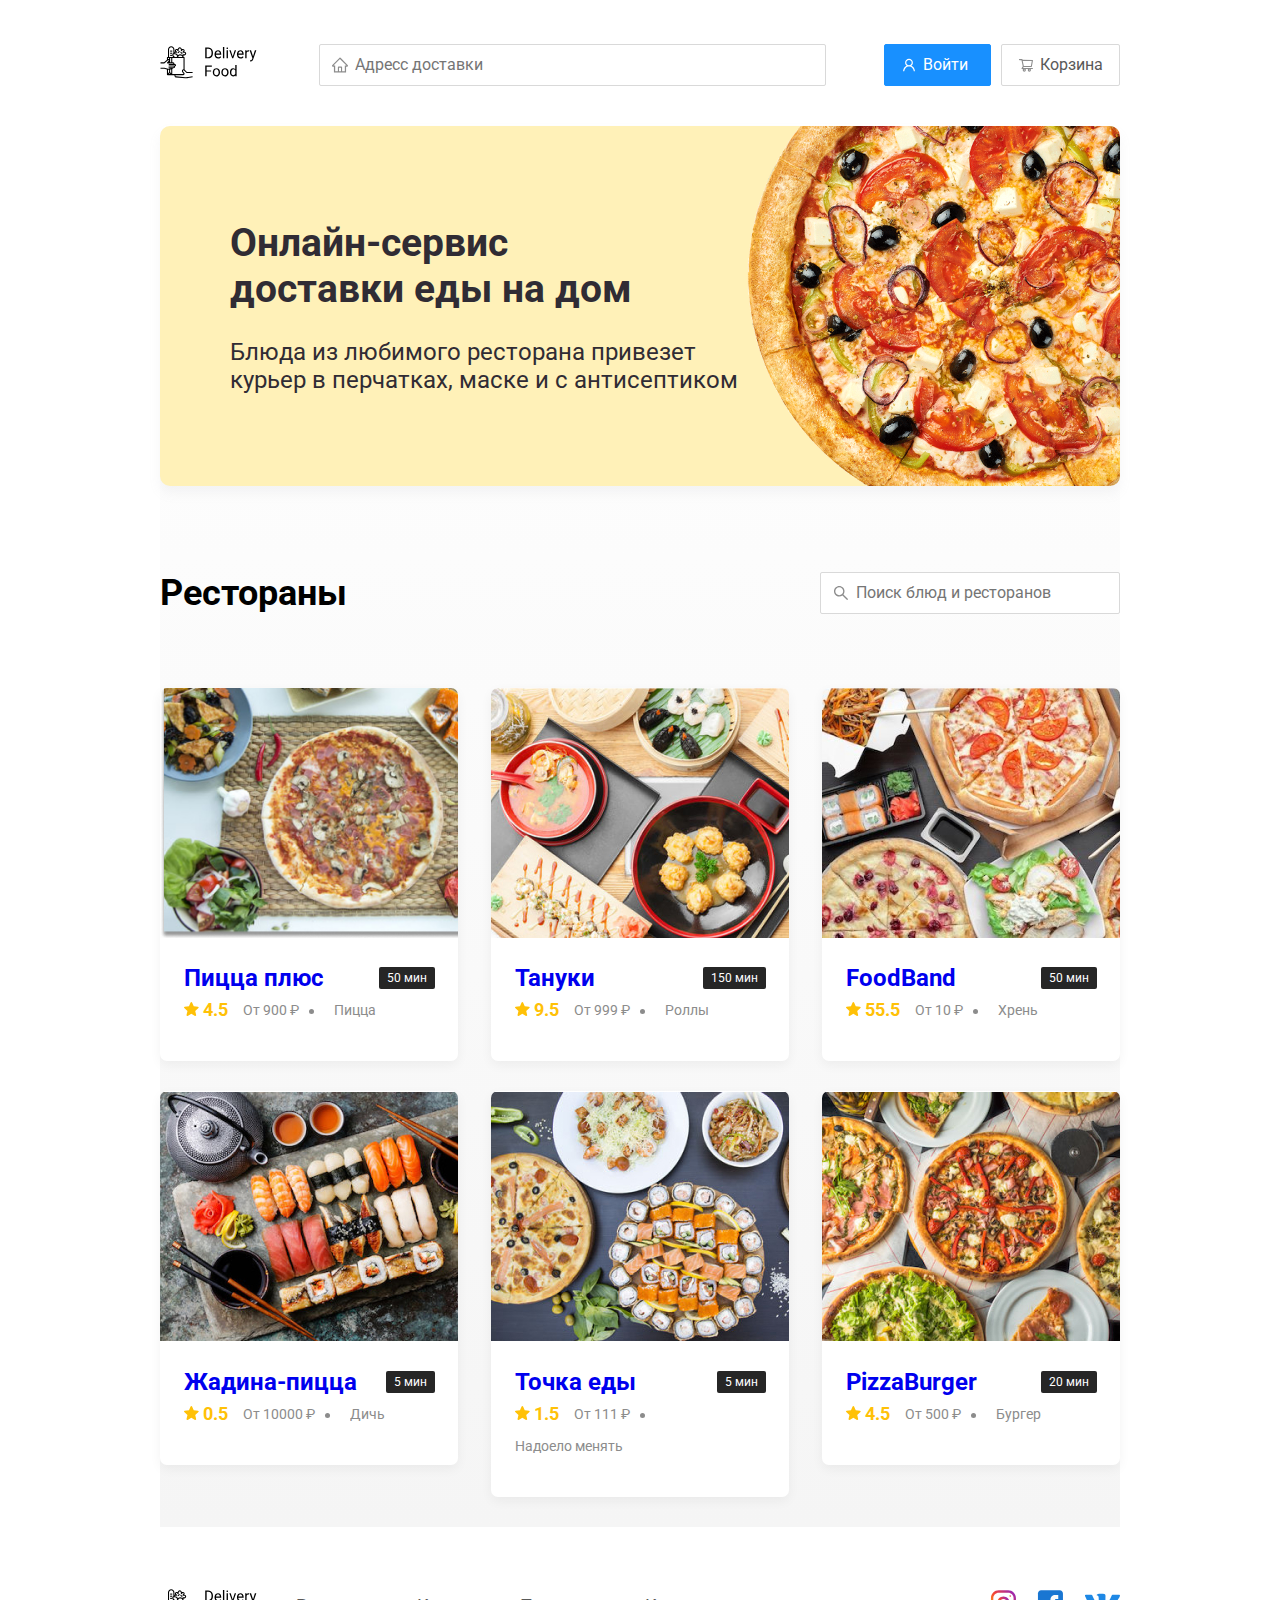
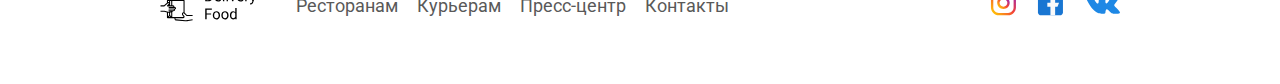
<file: index.html>
<!DOCTYPE html>
<html lang="ru">
<head>
    <meta charset="UTF-8">
    <meta name="viewport" content="width=device-width, initial-scale=1.0">
    <title>Delivery Food - доставка еды на дом</title>
    <link href="https://fonts.googleapis.com/css2?family=Roboto:wght@400;700&display=swap" rel="stylesheet">
    <link rel="stylesheet" href="css/normalize.css">
    <link rel="stylesheet" href="css/animate.css">
    <link rel="stylesheet" href="css/style.css">
</head>
    <body>
        <!-- Шапка сайта -->
    <div class="container">
        <header class="header">
            <!-- Логотип -->
            <a href="index.html" class="logo animated heartBeat delay-1s">
                <img src="img\logo.svg" alt="Logo" class="logo">
            </a>
            <!-- Поле поиска -->
            <input type="text" class="input input-adress" placeholder="Адресс доставки">
            <div class="buttons">
                <button class="button button-primary">
                    <img src="/img/user.svg" alt="user" class="button-icon">
                    <span class="button-icon">Войти</span>
                </button>
                <button class="button">
                    <img src="img/shopping-card.svg" alt="shopping card" class="button-icon">
                    <span class="button-text">Корзина</span>
                </button>
            </div>
        </header> 
        
        <div class="main">
            <div class="container">
                <section class="promo">
                    <h1 class="promo-title">Онлайн-сервис <br/> доставки еды на дом </h1>
                    <p class="promo-text">Блюда из любимого ресторана привезет курьер в перчатках, маске и с антисептиком  
                    </p>
                </section>
                <section class="restaurants">
                    <div class="section-heading">
                        <h2 class="section-title">Рестораны</h2>
                        <input type="text" class="input input-search" placeholder="Поиск блюд и ресторанов" />
                    </div>
                    <div class="cards">
                    <!-- /.cards -->
                    <a href="restaurant.html" class="card animated fadeInUp ">
                            <!-- /.card -->
                        <img src="img/image1.jpg" alt="image" class="card-image" />  
                        <div class="card-text">
                            <div class="card-heading">
                                <h3 class="card-title">Пицца плюс</h3>
                                <span class="card-tag tag">50 мин</span>
                            </div>
                            <div class="card-info">
                                <div class="rating"><img src="img/rating.svg" alt="raiting-star"> 4.5</div>
                                <div class="price">От 900 ₽</div>
                                <div class="category">Пицца</div> 
                            </div>
                            <!-- /.card-info -->
                        </div>
                    </a>
        
                    <a href="restaurant.html" class="card animated fadeInUp ">
                            <!-- /.card -->
                        <img src="img/image2.jpg" alt="image" class="card-image" />  
                        <div class="card-text">
                            <div class="card-heading">
                                <h3 class="card-title">Тануки</h3>
                                <span class="card-tag tag">150 мин</span>
                            </div>
                            <div class="card-info">
                                <div class="rating"><img src="img/rating.svg" alt="raiting-star"> 9.5</div>
                                <div class="price">От 999 ₽</div>
                                <div class="category">Роллы</div> 
                            </div>
                            <!-- /.card-info -->
                        </div>
                    </a>

                    <a href="restaurant.html" class="card animated fadeInUp ">
                            <!-- /.card -->
                        <img src="img/image3.jpg" alt="image" class="card-image" />  
                        <div class="card-text">
                            <div class="card-heading">
                                <h3 class="card-title">FoodBand</h3>
                                <span class="card-tag tag">50 мин</span>
                            </div>
                            <div class="card-info">
                                <div class="rating"><img src="img/rating.svg" alt="raiting-star"> 55.5</div>
                                <div class="price">От 10 ₽</div>
                                <div class="category">Хрень</div> 
                            </div>
                            <!-- /.card-info -->
                        </div>
                    </a>

                    <a href="restaurant.html" class="card animated fadeInUp delay-1s">
                            <!-- /.card -->
                        <img src="img/image4.jpg" alt="image" class="card-image" />  
                        <div class="card-text">
                            <div class="card-heading">
                                <h3 class="card-title">Жадина-пицца</h3>
                                <span class="card-tag tag">5 мин</span>
                            </div>
                            <div class="card-info">
                                <div class="rating"><img src="img/rating.svg" alt="raiting-star"> 0.5</div>
                                <div class="price">От 10000 ₽</div>
                                <div class="category">Дичь</div> 
                            </div>
                            <!-- /.card-info -->
                        </div>
                    </a>

                    <a href="restaurant.html" class="card animated fadeInUp delay-1s">
                            <!-- /.card -->
                        <img src="img/image5.jpg" alt="image" class="card-image" />  
                        <div class="card-text">
                            <div class="card-heading">
                                <h3 class="card-title">Точка еды</h3>
                                <span class="card-tag tag">5 мин</span>
                            </div>
                            <div class="card-info">
                                <div class="rating"><img src="img/rating.svg" alt="raiting-star"> 1.5</div>
                                <div class="price">От 111 ₽</div>
                                <div class="category">Надоело менять</div> 
                            </div>
                            <!-- /.card-info -->
                        </div>
                    </a>

                    <a href="restaurant.html" class="card animated fadeInUp delay-1s">
                            <!-- /.card -->
                        <img src="img/image6.jpg" alt="image" class="card-image" />  
                        <div class="card-text">
                            <div class="card-heading">
                                <h3 class="card-title">PizzaBurger</h3>
                                <span class="card-tag tag">20 мин</span>
                            </div>
                            <div class="card-info">
                                <div class="rating"><img src="img/rating.svg" alt="raiting-star"> 4.5</div>
                                <div class="price">От 500 ₽</div>
                                <div class="category">Бургер</div> 
                            </div>
                            <!-- /.card-info -->
                        </div>
                    </a>
                </section>    
            </div>
        </div>
    </div>
    </body>
    <footer class="footer">
       <div class="container">
           <div class="footer-block">
               <img src="img/logo.svg" alt="logo" class="logo footer-logo">
               <nav class="footer-nav">
                   <a href="#" class="footer-link">Ресторанам</a>
                   <a href="#" class="footer-link">Курьерам</a>
                   <a href="#" class="footer-link">Пресс-центр</a>
                   <a href="#" class="footer-link">Контакты</a>
               </nav>
               <div class="social-links">
                   <a href="#" class="social-link"><img src="img/ins.svg" alt="instagramm"></a>
                   <a href="#" class="social-link"><img src="img/fb.svg" alt="facebook"></a>
                   <a href="#" class="social-link"><img src="img/vk.svg" alt="vk"></a>
               </div>
               <!-- /.social-links -->
           </div>
       </div> 
    </footer>
</html>
</file>
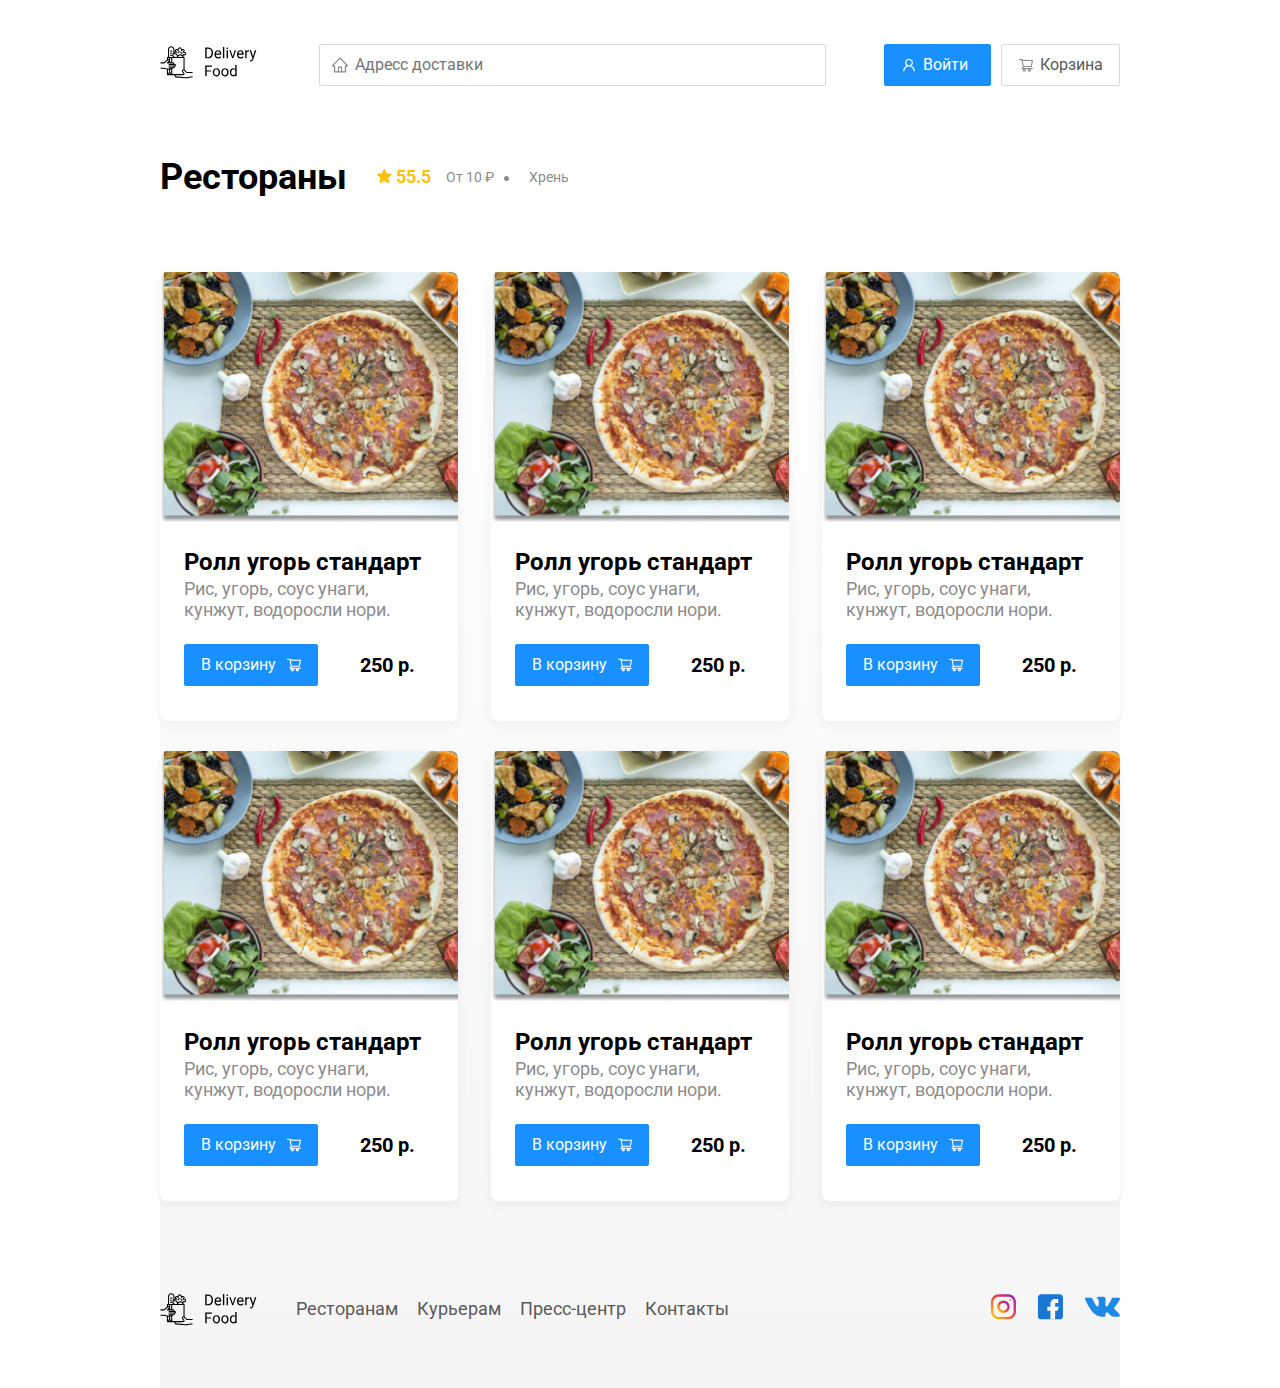
<file: restaurant.html>
<!DOCTYPE html>
<html lang="ru">
<head>
    <meta charset="UTF-8">
    <meta name="viewport" content="width=device-width, initial-scale=1.0">
    <title>PizzaBurger - доставка еды на дом</title>
    <link href="https://fonts.googleapis.com/css2?family=Roboto:wght@400;700&display=swap" rel="stylesheet">
    <link rel="stylesheet" href="css/normalize.css">
    <link rel="stylesheet" href="css/style.css">
</head>
    <body>
        <!-- Шапка сайта -->
    <div class="container">
        <header class="header">
            <!-- Логотип -->
            <a href="index.html" class="logo">
                <img src="img\logo.svg" alt="Logo" class="logo">
            </a>
            <!-- Поле поиска -->
            <input type="text" class="input input-adress" placeholder="Адресс доставки">
            <div class="buttons">
                <button class="button button-primary">
                    <img src="/img/user.svg" alt="user" class="button-icon">
                    <span class="button-icon">Войти</span>
                </button>
                <button class="button" id="cart-button">
                    <img src="img/shopping-card.svg" alt="shopping card" class="button-icon">
                    <span class="button-text">Корзина</span>
                </button>
            </div>
        </header> 
        
        <div class="main">
            <div class="container">
                
                <section class="restaurants">
                    <div class="section-heading">
                        <h2 class="section-title">Рестораны</h2>
                        <div class="card-info">
                            <div class="rating"><img src="img/rating.svg" alt="raiting-star"> 55.5</div>
                            <div class="price">От 10 ₽</div>
                            <div class="category">Хрень</div> 
                        </div>
                    </div>
        
            <div class="cards">
            <!-- /.cards -->
                <div class="card">
                    <!-- /.card -->
                    <img src="img/image1.jpg" alt="image" class="card-image" />  
                    <div class="card-text">
                        <div class="card-heading">
                            <h3 class="card-title card-title-reg">Ролл угорь стандарт</h3>
                        </div>
                        <div class="card-info">
                            <div class="ingredients">Рис, угорь, соус унаги, кунжут, водоросли нори.</div> 
                        </div>
                        <!-- /.card-info -->
                        <div class="card-buttons">
                            <button class="button-primary button">
                                <span class="button-card-text">В корзину</span>
                                <img src="img/button-image.svg" alt="shopping-card" class="button-card-image">
                            </button>
                            <div class="card-price-bold">250 р.</div>
                        </div>
                    </div>
                </div>
                <div class="card">
                    <!-- /.card -->
                    <img src="img/image1.jpg" alt="image" class="card-image" />  
                    <div class="card-text">
                        <div class="card-heading">
                            <h3 class="card-title card-title-reg">Ролл угорь стандарт</h3>
                        </div>
                        <div class="card-info">
                            <div class="ingredients">Рис, угорь, соус унаги, кунжут, водоросли нори.</div> 
                        </div>
                        <!-- /.card-info -->
                        <div class="card-buttons">
                            <button class="button-primary button">
                                <span class="button-card-text">В корзину</span>
                                <img src="img/button-image.svg" alt="shopping-card" class="button-card-image">
                            </button>
                            <div class="card-price-bold">250 р.</div>
                        </div>
                    </div>
                </div>
                <div class="card">
                    <!-- /.card -->
                    <img src="img/image1.jpg" alt="image" class="card-image" />  
                    <div class="card-text">
                        <div class="card-heading">
                            <h3 class="card-title card-title-reg">Ролл угорь стандарт</h3>
                        </div>
                        <div class="card-info">
                            <div class="ingredients">Рис, угорь, соус унаги, кунжут, водоросли нори.</div> 
                        </div>
                        <!-- /.card-info -->
                        <div class="card-buttons">
                            <button class="button-primary button">
                                <span class="button-card-text">В корзину</span>
                                <img src="img/button-image.svg" alt="shopping-card" class="button-card-image">
                            </button>
                            <div class="card-price-bold">250 р.</div>
                        </div>
                    </div>
                </div>
                <div class="card">
                    <!-- /.card -->
                    <img src="img/image1.jpg" alt="image" class="card-image" />  
                    <div class="card-text">
                        <div class="card-heading">
                            <h3 class="card-title card-title-reg">Ролл угорь стандарт</h3>
                        </div>
                        <div class="card-info">
                            <div class="ingredients">Рис, угорь, соус унаги, кунжут, водоросли нори.</div> 
                        </div>
                        <!-- /.card-info -->
                        <div class="card-buttons">
                            <button class="button-primary button">
                                <span class="button-card-text">В корзину</span>
                                <img src="img/button-image.svg" alt="shopping-card" class="button-card-image">
                            </button>
                            <div class="card-price-bold">250 р.</div>
                        </div>
                    </div>
                </div>
                <div class="card">
                    <!-- /.card -->
                    <img src="img/image1.jpg" alt="image" class="card-image" />  
                    <div class="card-text">
                        <div class="card-heading">
                            <h3 class="card-title card-title-reg">Ролл угорь стандарт</h3>
                        </div>
                        <div class="card-info">
                            <div class="ingredients">Рис, угорь, соус унаги, кунжут, водоросли нори.</div> 
                        </div>
                        <!-- /.card-info -->
                        <div class="card-buttons">
                            <button class="button-primary button">
                                <span class="button-card-text">В корзину</span>
                                <img src="img/button-image.svg" alt="shopping-card" class="button-card-image">
                            </button>
                            <div class="card-price-bold">250 р.</div>
                        </div>
                    </div>
                </div>
                <div class="card">
                    <!-- /.card -->
                    <img src="img/image1.jpg" alt="image" class="card-image" />  
                    <div class="card-text">
                        <div class="card-heading">
                            <h3 class="card-title card-title-reg">Ролл угорь стандарт</h3>
                        </div>
                        <div class="card-info">
                            <div class="ingredients">Рис, угорь, соус унаги, кунжут, водоросли нори.</div> 
                        </div>
                        <!-- /.card-info -->
                        <div class="card-buttons">
                            <button class="button-primary button">
                                <span class="button-card-text">В корзину</span>
                                <img src="img/button-image.svg" alt="shopping-card" class="button-card-image">
                            </button>
                            <div class="card-price-bold">250 р.</div>
                        </div>
                    </div>
                </div>
            </div>
        </div>
        <div class="modal">
            <div class="modal-dialog">
                <div class="modal-header">
                    <h3 class="modal-title">Корзина</h3>
                    <button class="close">&times;</button>
                </div>
                <div class="model-body">
                    <div class="food-row">
                        <span class="food-name">Ролл уголь стандарт</span>
                        <strong class="food-price">250 р</strong>
                        <div class="food-counter">
                            <button class="counter-button">-</button>
                            <span class="counter">1</span>
                            <button class="counter-button">+</button>
                        </div>
                    </div>
                    <div class="food-row">
                        <span class="food-name">Ролл уголь стандарт</span>
                        <strong class="food-price">250 р</strong>
                        <div class="food-counter">
                            <button class="counter-button">-</button>
                            <span class="counter">1</span>
                            <button class="counter-button">+</button>
                        </div>
                    </div>
                    <div class="food-row">
                        <span class="food-name">Ролл уголь стандарт</span>
                        <strong class="food-price">250 р</strong>
                        <div class="food-counter">
                            <button class="counter-button">-</button>
                            <span class="counter">1</span>
                            <button class="counter-button">+</button>
                        </div>
                    </div>
                    <div class="food-row">
                        <span class="food-name">Ролл уголь стандарт</span>
                        <strong class="food-price">250 р</strong>
                        <div class="food-counter">
                            <button class="counter-button">-</button>
                            <span class="counter">1</span>
                            <button class="counter-button">+</button>
                        </div>
                    </div>
                    <div class="food-row">
                        <span class="food-name">Ролл уголь стандарт</span>
                        <strong class="food-price">250 р</strong>
                        <div class="food-counter">
                            <button class="counter-button">-</button>
                            <span class="counter">1</span>
                            <button class="counter-button">+</button>
                        </div>
                    </div>
                    <!-- /.foods-row -->
                </div>
                <div class="model-footer">
                    <span class="modal-pricetag">1250 рубасов</span>
                    <div class="footer-buttons">
                        <button class="button button-primary">Оформить заказ</button>
                        <button class="button">Отмена</button>
                    </div>
                </div>
                <!-- /.model-footer -->
                <!-- /.model-body -->
            </div>
            <!-- /.modal-dialog -->
        </div>
    </body>
    <footer class="footer">
       <div class="container">
           <div class="footer-block">
               <img src="img/logo.svg" alt="logo" class="logo footer-logo">
               <nav class="footer-nav">
                   <a href="#" class="footer-link">Ресторанам</a>
                   <a href="#" class="footer-link">Курьерам</a>
                   <a href="#" class="footer-link">Пресс-центр</a>
                   <a href="#" class="footer-link">Контакты</a>
               </nav>
               <div class="social-links">
                   <a href="#" class="social-link"><img src="img/ins.svg" alt="instagramm"></a>
                   <a href="#" class="social-link"><img src="img/fb.svg" alt="facebook"></a>
                   <a href="#" class="social-link"><img src="img/vk.svg" alt="vk"></a>
               </div>
               <!-- /.social-links -->
           </div>
       </div> 
    </footer>
    <script src=js/main.js></script>
</html>
</file>
<file: css/style.css>
* {
    box-sizing: border-box;
    
}
body {
    font-family: 'Roboto', sans-serif;
    padding-top: 44px;
}
.container{    
    max-width: 1200px;
    margin: auto;
}
.header {
    display: flex;
    align-items: center;
    justify-content: space-between;
    margin-bottom: 40px;
}
.input {
    background: #FFFFFF;
    border: 1px solid #D9D9D9;
    border-radius: 2px;
    font-size: 16px;
    line-height: 24px;
    padding: 8px;
    padding-left: 35px;
    background-repeat: no-repeat;
    background-position: left 11px center;
    
}
.input-adress {
    flex: 0.8;
    background-image: url(../img/home.svg);
}
.input-search {
    background-image: url(../img/search.svg);
    width: 300px;   
    margin-left: auto;
}
.buttons{
    display: flex;
    align-items: center;
}
.button {
    display: flex;
    align-items: center;
    padding: 8px 16px;
    background: #FFFFFF;
    border: 1px solid #D9D9D9;
    box-sizing: border-box;
    box-shadow: 0px 0px 2px rgba(0, 0, 0, 0.0015);
    border-radius: 2px;
    color: #595959;
    font-size: 16px;
    line-height: 24px;
}
.button-primary {
    background: #1890FF;
    border-radius: 2px;
    border: 1px solid #1890FF;
    color: #FFFFFF;
    margin-right: 10px;
}
.button-card-text {
    margin-right: 10px;
}
.button-icon {
    margin-right: 6px;
    vertical-align: middle;
}
.promo-title {
    font-family: Roboto;
    font-style: normal;
    font-weight: bold;
    font-size: 39px;
    line-height: 46px;
    color: #302C34;
}
.promo {
    box-shadow: 0px 7px 12px rgba(158, 158, 163, 0.1);
    background: #FFF1B8 url(/img/promo-image-pizza.png) no-repeat top -100px right -247px / 924px;
    border-radius: 10px;
    padding: 68px 70px;
    margin-bottom: 56px;
}
.promo-text {
    max-width: 538px;
    font-style: normal;
    font-weight: normal;
    font-size: 24px;
    line-height: 28px;
    color: #302C34;
}
.section-heading {
    display: flex;
    align-items: center;
    margin-bottom: 44px;
}
.section-title {
    font-family: Roboto;
    font-style: normal;
    font-weight: bold;
    font-size: 36px;
    line-height: 42px;
    color: #000000;
    margin-right: 30px;
}
.cards {
    display: flex;
    align-items: flex-start;
    flex-wrap: wrap;
    justify-content: space-between;
}
.card {
    background: #FFFFFF;
    box-shadow: 0px 4px 12px rgba(0, 0, 0, 0.05);
    border-radius: 7px;
    overflow: hidden;
    margin-bottom: 30px;
    flex-basis: 31%;
    text-decoration: none;
}
.card-price-bold {
    font-weight: bold;
    font-size: 20px;
    line-height: 32px;
    margin-left: 32px;
}
.card-buttons {
    margin-top: 24px;
    display: flex;
    align-items: center;
}
.card-image {
    width: 384px;
    height: 250px;
    object-fit: cover;
}
.card-title-reg {
    font-weight: 400px;
}
.card-text {
    padding-top: 20px;
    padding-bottom: 35px;
    padding-left: 24px;
    padding-right: 23px;
}
.card-heading {
    display: flex;
    align-items: center;
    justify-content: space-between;
}
.card-title {
    margin: 0;
    font-family: Roboto;
    font-style: normal;
    font-weight: bold;
    font-size: 24px;
    line-height: 32px;
}
.cart-title-reg {
    font-weight: 400px;
}
.card-tag {
    font-style: normal;
    font-weight: normal;
    font-size: 12px;
    line-height: 20px;
    color: #FFFFFF;
    background: #262626;
    border-radius: 2px;
    padding: 1px 8px;
}
.card-info {
    display: flex;
    align-items: center;
    flex-wrap: wrap;
}
.rating {
    margin-right: 26px;
    color: #FFC107;
    font-weight: bold;
    font-size: 18px;
    line-height: 32px;
}
.price, 
.category {
    font-size: 18px;
    line-height: 32px;
    color: #8C8C8C;
}
.price {
    margin-right: 10px;
}
.ingredients {
    font-size: 18px;
    line-height: 21px;
    color: #8C8C8C;
}
.category {
    text-overflow: ellipsis;
    overflow: hidden ;
    white-space: nowrap;
    max-width: 150px;
}
.price:after {
    content: "";
    width: 5px;
    height: 5px;
    background-color: #8c8c8c;
    display: inline-block;
    vertical-align: middle;
    border-radius: 50%;
    margin: 10px;
}
.main {
    background: linear-gradient(180deg, rgba(245, 245, 245, 0) 1.04%, #F5F5F5 100%);
}
.footer {
    padding:60px 0 ;
}
.footer-block {
    display: flex;
    align-items: center;
    justify-content: space-between;
}
.footer-nav {
    margin-right: auto;
    margin-left: 35px;
}
.footer-link {
    display: inline-block;
    color: #595959;
    text-decoration: none;
    font-family: Roboto;
    font-style: normal;
    font-weight: normal;
    font-size: 18px;
    line-height: 21px;
}
.footer-link:not(:last-child) {
    margin-right: 15px;
}
.social-links {
    display: flex;
    align-items: center;
}
.social-link:not(:last-child) {
    margin-right: 21px;
}
.modal {
    position: fixed;
    left: 0;
    top: 0;
    width: 100%;
    height: 100%;
    background: rgba(0, 0, 0, 0.4);
    display: none;
}
.is-open {
    display: flex;
}
.modal-dialog {
    max-width: 780px;
    width: 95%;
    background: #FFFFFF;
    border-radius: 5px;
    margin: auto;
    padding: 40px 45px;
}
.modal-title {
    margin: 0;
    font-weight: bold;
    font-size: 36px;
    line-height: 42px;
}
.modal-header {
    display: flex;
    align-items: center;
    justify-content: space-between;
    margin-bottom: 45px;
}
.model-body {
    margin-bottom: 52px;
}
.close {
    font-size: 36px;
    border: none;
    background-color: transparent;
}
.food-row {
    display: flex;
    align-items: flex-start;
    justify-content: space-between;
    padding-bottom: 8px;
    border-bottom: 1px solid #d9d9d9;
    margin-bottom: 15px;
}
.food-price {
    margin-left: auto;
    margin-right: 47px;
    font-weight: bold;
    font-size: 20px;
    line-height: 32px;
}
.food-name {
    font-weight: normal;
    font-size: 18px;
    line-height: 32px;
}
.food-counter {
    display: flex;
    align-items: center;
}
.counter-button {
    width: 39px;
    display: flex;
    align-items: center;
    justify-content: center;
    height: 32px;
    background: #FFFFFF;
    border: 1px solid #40a9ff;
    box-sizing: border-box;
    border-radius: 2px;
    font-weight: normal;
    font-size: 14px;
    line-height: 22px;
    color: #40a9ff;
}
.counter {
    font-size: 16px;
    line-height: 24px;
    margin-left: 10px;
    margin-right: 10px;
}
.model-footer {
    display: flex;
    align-items: center;
    justify-content: space-between;
}
.footer-buttons {
    display: flex;
    align-items: center;
}
.modal-pricetag {
    background: #262626;
    border-radius: 5px;
    color: #FFFFFF;
    padding: 15px 20px;
    font-size: 20px;
    line-height: 23px;
}
@media (max-width: 1366px) {
    .container {
        max-width: 960px;
    }
    .promo {
        background-position:center top right -200px;
        background-size: 750px;
    }
    .rating {
       margin-right: 15px; 
    }
    .category, 
    .price {
        font-size: 14px;
    }
    }
@media (max-width: 992px) {
    .container {
        max-width: 750px;
    }
    .promo {
        padding: 50px;
        background-size: 500px;
        background-position: center top right -200px;
    }
    .promo-text {
        font-size: 18px;
        max-width: 400px;
    }
    .card {
        flex-basis: 49%;
    }
    .footer-link {
        font-size: 16px;
    }
}
@media (max-width: 768px) {
    .container {
        max-width: 560px;
    }
    .card-info {
        flex-wrap: wrap;
    }
    .card,
    .rating {
        flex-basis: 100%;
    }
    .card-title {
        font-size: 18px;
    }
    .promo {
        background-size: 400px;
        background-position: bottom 50px right -100px;
    }
    .promo-title {
        font-size: 24px;
        line-height: 1.4;
    }
    .promo-text {
        margin-top: 0px;
    }
}
@media (max-width: 578px) {
    .container {
        width: 90%;
    }
    .header {
        flex-wrap: wrap;
    }
    .input-adress {
        order: 5;
        float: 1;
    }
    .promo {
        background-image: none;
    }
    .promo-title {
        margin-bottom: 10px;
    }
    .section-title {
        font-size: 20px;
    }
    .card {
        flex-basis: 100%;
    }
    .card-image {
        width: 100%;
    }
    .footer {
        padding: 30px 0;
    }
    .footer-block {
        align-items: flex-start;
        justify-content: space-between;
    }
    .footer-nav {
        margin-left: 0;
        order: 0;
    }
    .footer-logo {
        margin-right: 15px;
        order: 1;
    }
    .social-links {
        order: 2;
    }
    .footer-nav {
        margin-left: 0;
        order: 0;
        display: flex;
        flex-direction: column;
    }
}
@media (max-width: 480px) {
    .button-text {
        display: none;
    }
    .button {
        min-height: 40px;
        margin-bottom: 10px;
    }
    .promo {
        padding: 20px;
    }
    .section-heading {
        flex-wrap: wrap;
    }
    .footer-block {
        flex-wrap: wrap;
        flex-direction: columns;
    }
    .footer-logo {
        order: 0;
        margin-bottom: 20px;
    }
    .footer-nav {
        margin-bottom: 20px;
        text-align: center;
    }
    .footer-link:not(:last-child) {
        margin-right: 0;
    }
}
</file>
